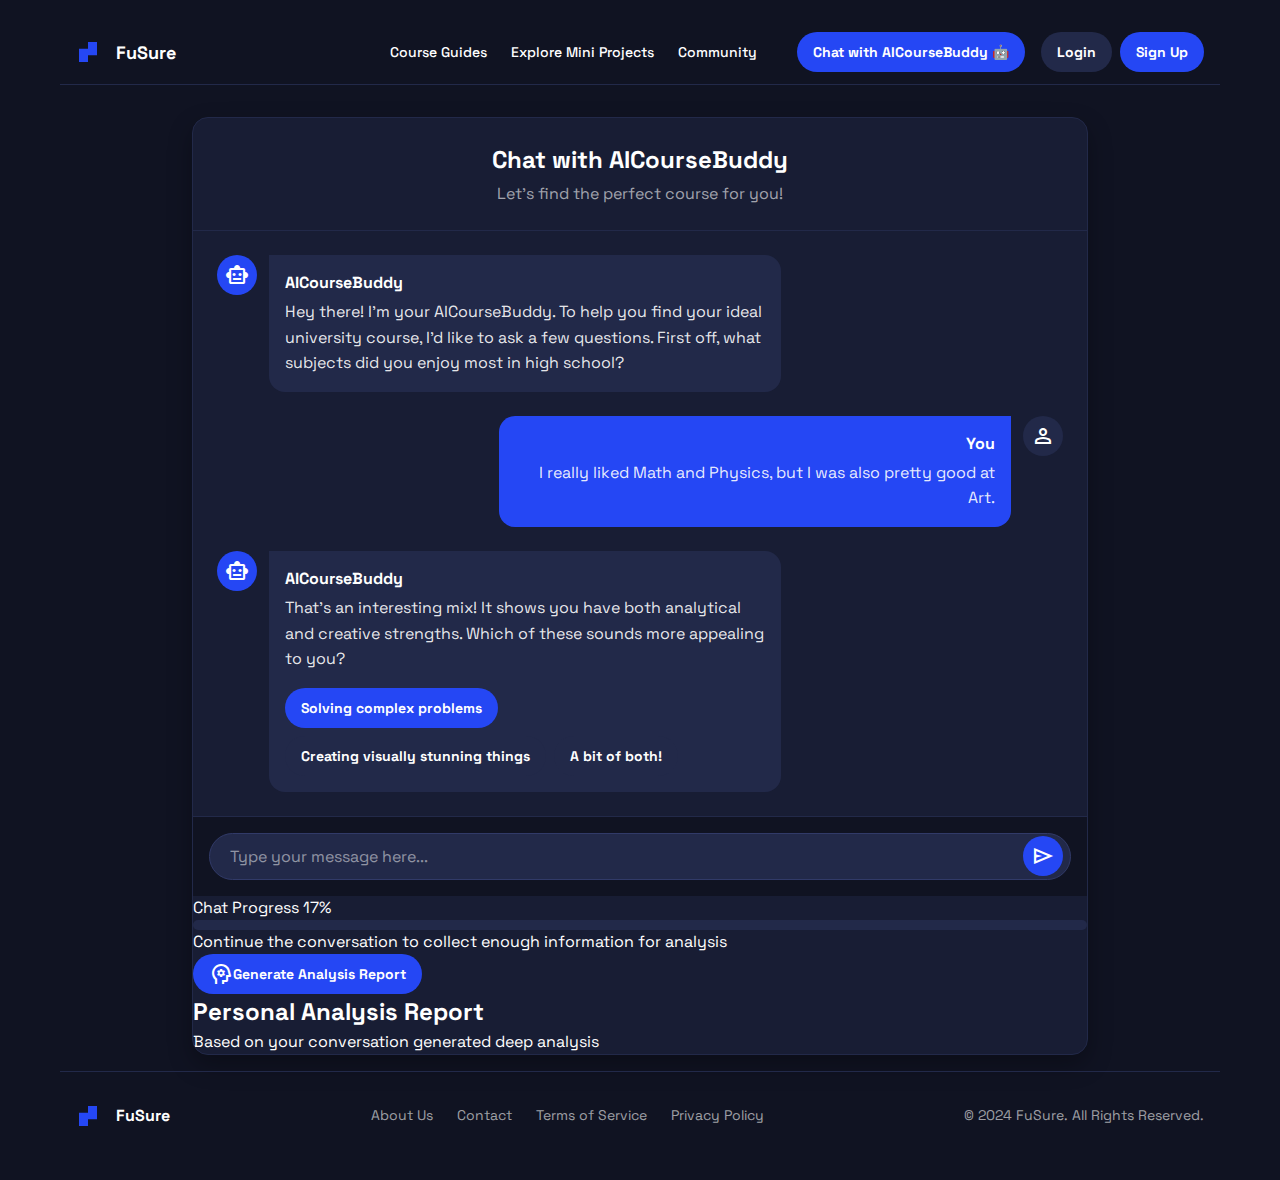
<file: gemini-go-app/Mproject/chatbot.html>
<!--another version of AI chatbox-->
<!DOCTYPE html>
<html lang="en">
<head>
    <meta charset="UTF-8">
    <meta name="viewport" content="width=device-width, initial-scale=1.0">
    <title>Chat with AICourseBuddy - FuSure</title>
    
    <link rel="preconnect" href="https://fonts.googleapis.com">
    <link rel="preconnect" href="https://fonts.gstatic.com" crossorigin>
    <link href="https://fonts.googleapis.com/css2?family=Space+Grotesk:wght@300..700&display=swap" rel="stylesheet">
    <link href="https://fonts.googleapis.com/css2?family=Material+Symbols+Outlined:opsz,wght,FILL,GRAD@20..48,100..700,0..1,-50..200" rel="stylesheet">
    
    <link rel="stylesheet" href="style.css">
</head>
<body>

<div class="main-wrapper">
    <div class="layout-container">
        
        <header class="navbar">
            <div class="nav-brand">
                <div class="logo-icon">
                    <svg fill="currentColor" viewBox="0 0 48 48" img="./media/favicon.svg">
                        <path clip-rule="evenodd" d="M24 4H42V17.3333V30.6667H24V44H6V30.6667V17.3333H24V4Z" fill="currentColor" fill-rule="evenodd"></path>
                    </svg>
                </div>
                <h2>FuSure</h2>
            </div>

            <div class="nav-content">
                <nav class="nav-links">
                    <a href="courseChoice.html">Course Guides</a>
                    <a href="projects.html">Explore Mini Projects</a>
                    <a href="community.html">Community</a>
                </nav>
                
                <div class="nav-actions">
                    <a href="#" class="btn btn-primary icon-btn">
                        <span>Chat with AICourseBuddy 🤖</span>
                    </a>
                    <div class="auth-buttons">
                        <button class="btn btn-secondary">Login</button>
                        <button class="btn btn-primary">Sign Up</button>
                    </div>
                </div>
            </div>

            <button class="mobile-menu-btn">
                <span class="material-symbols-outlined">menu</span>
            </button>
        </header>

        <main class="chat-layout">
            <div class="chat-card">
                
                <div class="chat-header">
                    <h1>Chat with AICourseBuddy</h1>
                    <p>Let's find the perfect course for you!</p>
                </div>

                <div class="chat-messages">
                    
                    <div class="message-row bot-row">
                        <div class="avatar bot-avatar">
                            <span class="material-symbols-outlined">smart_toy</span>
                        </div>
                        <div class="message-bubble bot-bubble">
                            <p class="msg-sender">AICourseBuddy</p>
                            <p class="msg-text">Hey there! I'm your AICourseBuddy. To help you find your ideal university course, I'd like to ask a few questions. First off, what subjects did you enjoy most in high school?</p>
                        </div>
                    </div>

                    <div class="message-row user-row">
                        <div class="message-bubble user-bubble">
                            <p class="msg-sender">You</p>
                            <p class="msg-text">I really liked Math and Physics, but I was also pretty good at Art.</p>
                        </div>
                        <div class="avatar user-avatar">
                            <span class="material-symbols-outlined">person</span>
                        </div>
                    </div>

                    <div class="message-row bot-row">
                        <div class="avatar bot-avatar">
                            <span class="material-symbols-outlined">smart_toy</span>
                        </div>
                        <div class="message-bubble bot-bubble">
                            <p class="msg-sender">AICourseBuddy</p>
                            <p class="msg-text">That's an interesting mix! It shows you have both analytical and creative strengths. Which of these sounds more appealing to you?</p>
                            
                            <div class="option-buttons">
                                <button class="btn btn-primary btn-sm">Solving complex problems</button>
                                <button class="btn btn-secondary btn-sm">Creating visually stunning things</button>
                                <button class="btn btn-secondary btn-sm">A bit of both!</button>
                            </div>
                        </div>
                    </div>

                </div>

                <div class="chat-input-area">
                    <div class="input-wrapper">
                        <input type="text" placeholder="Type your message here...">
                        <button class="send-btn">
                            <span class="material-symbols-outlined">send</span>
                        </button>
                    </div>
                </div>

                <!-- Progress Bar Section -->
                <div class="progress-section">
                    <div class="progress-info">
                        <span class="progress-label">Chat Progress</span>
                        <span class="progress-percentage">0%</span>
                    </div>
                    <div class="progress-track">
                        <div class="progress-fill progress-chat"></div>
                    </div>
                    <p class="progress-hint">Continue the conversation to collect enough information for analysis</p>
                    <button class="btn btn-primary btn-analyze" id="analyze-btn">
                        <span class="material-symbols-outlined">psychology</span>
                        <span>Generate Analysis Report</span>
                    </button>
                </div>

                <!-- Analysis Report Section -->
                <div class="analysis-report" id="analysis-report">
                    <div class="report-header">
                        <h2>Personal Analysis Report</h2>
                        <p>Based on your conversation generated deep analysis</p>
                    </div>
                    <div class="report-content" id="report-content">
                        <!-- Report will be generated here -->
                    </div>
                </div>

            </div>
        </main>

        <footer class="main-footer">
            <div class="footer-content">
                <div class="nav-brand">
                    <div class="logo-icon">
                        <svg fill="currentColor" viewBox="0 0 48 48" xmlns="http://www.w3.org/2000/svg">
                            <path clip-rule="evenodd" d="M24 4H42V17.3333V30.6667H24V44H6V30.6667V17.3333H24V4Z" fill="currentColor" fill-rule="evenodd"></path>
                        </svg>
                    </div>
                    <span class="brand-name">FuSure</span>
                </div>
                <div class="footer-links">
                    <a href="#">About Us</a>
                    <a href="#">Contact</a>
                    <a href="#">Terms of Service</a>
                    <a href="#">Privacy Policy</a>
                </div>
                <p class="copyright">© 2024 FuSure. All Rights Reserved.</p>
            </div>
        </footer>

    </div>
</div>
<script src="chatbot.js"></script> </body>
</body>
</html>
</file>
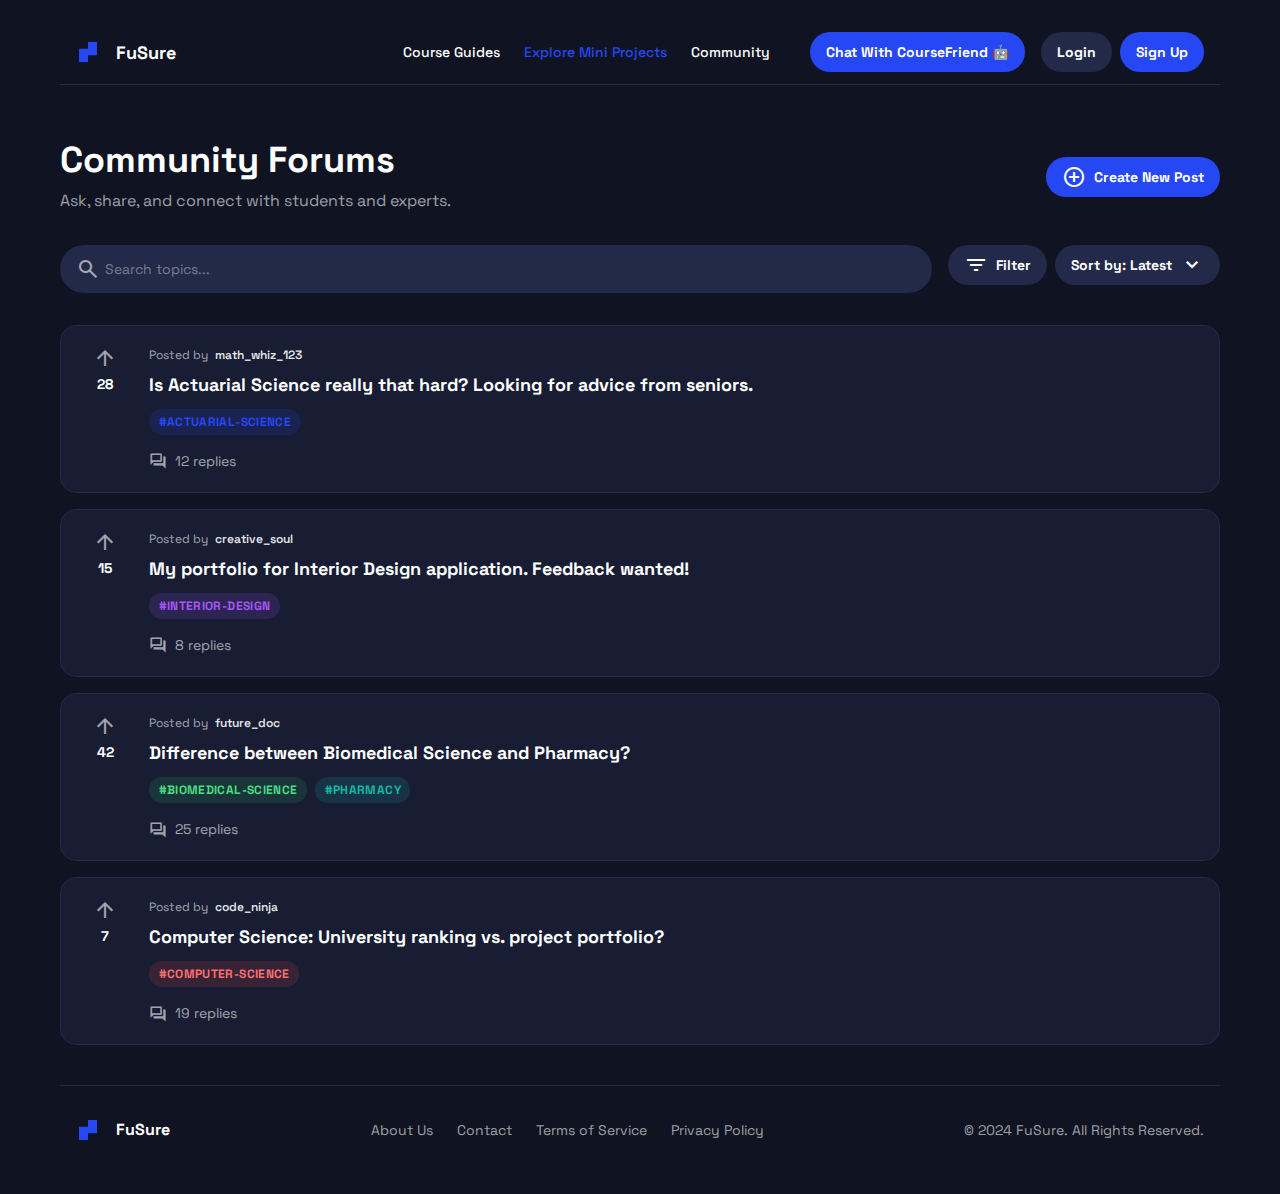
<file: gemini-go-app/Mproject/community.html>
<!--done-->
<!DOCTYPE html>
<html lang="en">
<head>
    <meta charset="UTF-8">
    <meta name="viewport" content="width=device-width, initial-scale=1.0">
    <title>FuSure - Community Forums</title>
    
    <link rel="preconnect" href="https://fonts.googleapis.com">
    <link rel="preconnect" href="https://fonts.gstatic.com" crossorigin>
    <link href="https://fonts.googleapis.com/css2?family=Space+Grotesk:wght@300..700&display=swap" rel="stylesheet">
    <link href="https://fonts.googleapis.com/css2?family=Material+Symbols+Outlined:opsz,wght,FILL,GRAD@20..48,100..700,0..1,-50..200" rel="stylesheet">
    
    <link rel="stylesheet" href="style.css">
</head>
<body>

<div class="main-wrapper">
    <div class="layout-container">
        
        <header class="navbar">
            <div class="nav-brand">
                <div class="logo-icon">
                    <svg fill="currentColor" viewBox="0 0 48 48" xmlns="http://www.w3.org/2000/svg">
                        <path clip-rule="evenodd" d="M24 4H42V17.3333V30.6667H24V44H6V30.6667V17.3333H24V4Z" fill="currentColor" fill-rule="evenodd"></path>
                    </svg>
                </div>
               <a href="newhomePage.html"> <h2>FuSure</h2> </a>
            </div>

            <div class="nav-links-container">
                <nav class="nav-menu">
                    <a href="courseChoice.html">Course Guides</a>
                    <a href="projects.html" class="active-link">Explore Mini Projects</a>
                    <a href="community.html">Community</a>
                </nav>
                <div class="nav-actions">
                    <a href="chatbot.html" class="btn btn-primary icon-btn">
                        <span>Chat With CourseFriend 🤖</span>
                    </a>
                    <div class="auth-buttons">
                        <button class="btn btn-secondary">Login</button>
                        <button class="btn btn-primary">Sign Up</button>
                    </div>
                </div>
            </div> 
            
            <button class="mobile-menu-btn">
                <span class="material-symbols-outlined">menu</span>
            </button>
        </header>

        <main class="forum-page">
            
            <div class="forum-header-section">
                <div class="header-text">
                    <h1>Community Forums</h1>
                    <p>Ask, share, and connect with students and experts.</p>
                </div>
                <button class="btn btn-primary icon-btn">
                    <span class="material-symbols-outlined">add_circle</span>
                    <span>Create New Post</span>
                </button>
            </div>

            <div class="forum-controls">
                <div class="search-container">
                    <span class="material-symbols-outlined search-icon">search</span>
                    <input type="text" placeholder="Search topics..." class="search-input">
                </div>
                <div class="filter-buttons">
                    <button class="btn btn-secondary icon-btn">
                        <span class="material-symbols-outlined">filter_list</span>
                        <span>Filter</span>
                    </button>
                    <button class="btn btn-secondary icon-btn">
                        <span>Sort by: Latest</span>
                        <span class="material-symbols-outlined">expand_more</span>
                    </button>
                </div>
            </div>

            <div class="forum-list">
                
                <div class="forum-card">
                    <div class="vote-column">
                        <button class="vote-btn">
                            <span class="material-symbols-outlined">arrow_upward</span>
                        </button>
                        <span class="vote-count">28</span>
                    </div>
                    <div class="post-content">
                        <div class="post-meta">
                            Posted by <span class="user-link">math_whiz_123</span>
                        </div>
                        <h3 class="post-title">Is Actuarial Science really that hard? Looking for advice from seniors.</h3>
                        <div class="tags-row">
                            <span class="forum-tag tag-blue">#actuarial-science</span>
                        </div>
                        <div class="post-footer">
                            <span class="material-symbols-outlined">forum</span>
                            <span>12 replies</span>
                        </div>
                    </div>
                </div>

                <div class="forum-card">
                    <div class="vote-column">
                        <button class="vote-btn">
                            <span class="material-symbols-outlined">arrow_upward</span>
                        </button>
                        <span class="vote-count">15</span>
                    </div>
                    <div class="post-content">
                        <div class="post-meta">
                            Posted by <span class="user-link">creative_soul</span>
                        </div>
                        <h3 class="post-title">My portfolio for Interior Design application. Feedback wanted!</h3>
                        <div class="tags-row">
                            <span class="forum-tag tag-purple">#interior-design</span>
                        </div>
                        <div class="post-footer">
                            <span class="material-symbols-outlined">forum</span>
                            <span>8 replies</span>
                        </div>
                    </div>
                </div>

                <div class="forum-card">
                    <div class="vote-column">
                        <button class="vote-btn">
                            <span class="material-symbols-outlined">arrow_upward</span>
                        </button>
                        <span class="vote-count">42</span>
                    </div>
                    <div class="post-content">
                        <div class="post-meta">
                            Posted by <span class="user-link">future_doc</span>
                        </div>
                        <h3 class="post-title">Difference between Biomedical Science and Pharmacy?</h3>
                        <div class="tags-row">
                            <span class="forum-tag tag-green">#biomedical-science</span>
                            <span class="forum-tag tag-teal">#pharmacy</span>
                        </div>
                        <div class="post-footer">
                            <span class="material-symbols-outlined">forum</span>
                            <span>25 replies</span>
                        </div>
                    </div>
                </div>

                <div class="forum-card">
                    <div class="vote-column">
                        <button class="vote-btn">
                            <span class="material-symbols-outlined">arrow_upward</span>
                        </button>
                        <span class="vote-count">7</span>
                    </div>
                    <div class="post-content">
                        <div class="post-meta">
                            Posted by <span class="user-link">code_ninja</span>
                        </div>
                        <h3 class="post-title">Computer Science: University ranking vs. project portfolio?</h3>
                        <div class="tags-row">
                            <span class="forum-tag tag-red">#computer-science</span>
                        </div>
                        <div class="post-footer">
                            <span class="material-symbols-outlined">forum</span>
                            <span>19 replies</span>
                        </div>
                    </div>
                </div>

            </div>

        </main>

        <footer class="main-footer">
            <div class="footer-content">
                <div class="nav-brand">
                    <div class="logo-icon">
                        <svg fill="currentColor" viewBox="0 0 48 48" xmlns="http://www.w3.org/2000/svg">
                            <path clip-rule="evenodd" d="M24 4H42V17.3333V30.6667H24V44H6V30.6667V17.3333H24V4Z" fill="currentColor" fill-rule="evenodd"></path>
                        </svg>
                    </div>
                    <span class="brand-name">FuSure</span>
                </div>
                <div class="footer-links">
                    <a href="#">About Us</a>
                    <a href="#">Contact</a>
                    <a href="#">Terms of Service</a>
                    <a href="#">Privacy Policy</a>
                </div>
                <p class="copyright">© 2024 FuSure. All Rights Reserved.</p>
            </div>
        </footer>

    </div>
</div>

</body>
</html>
</file>
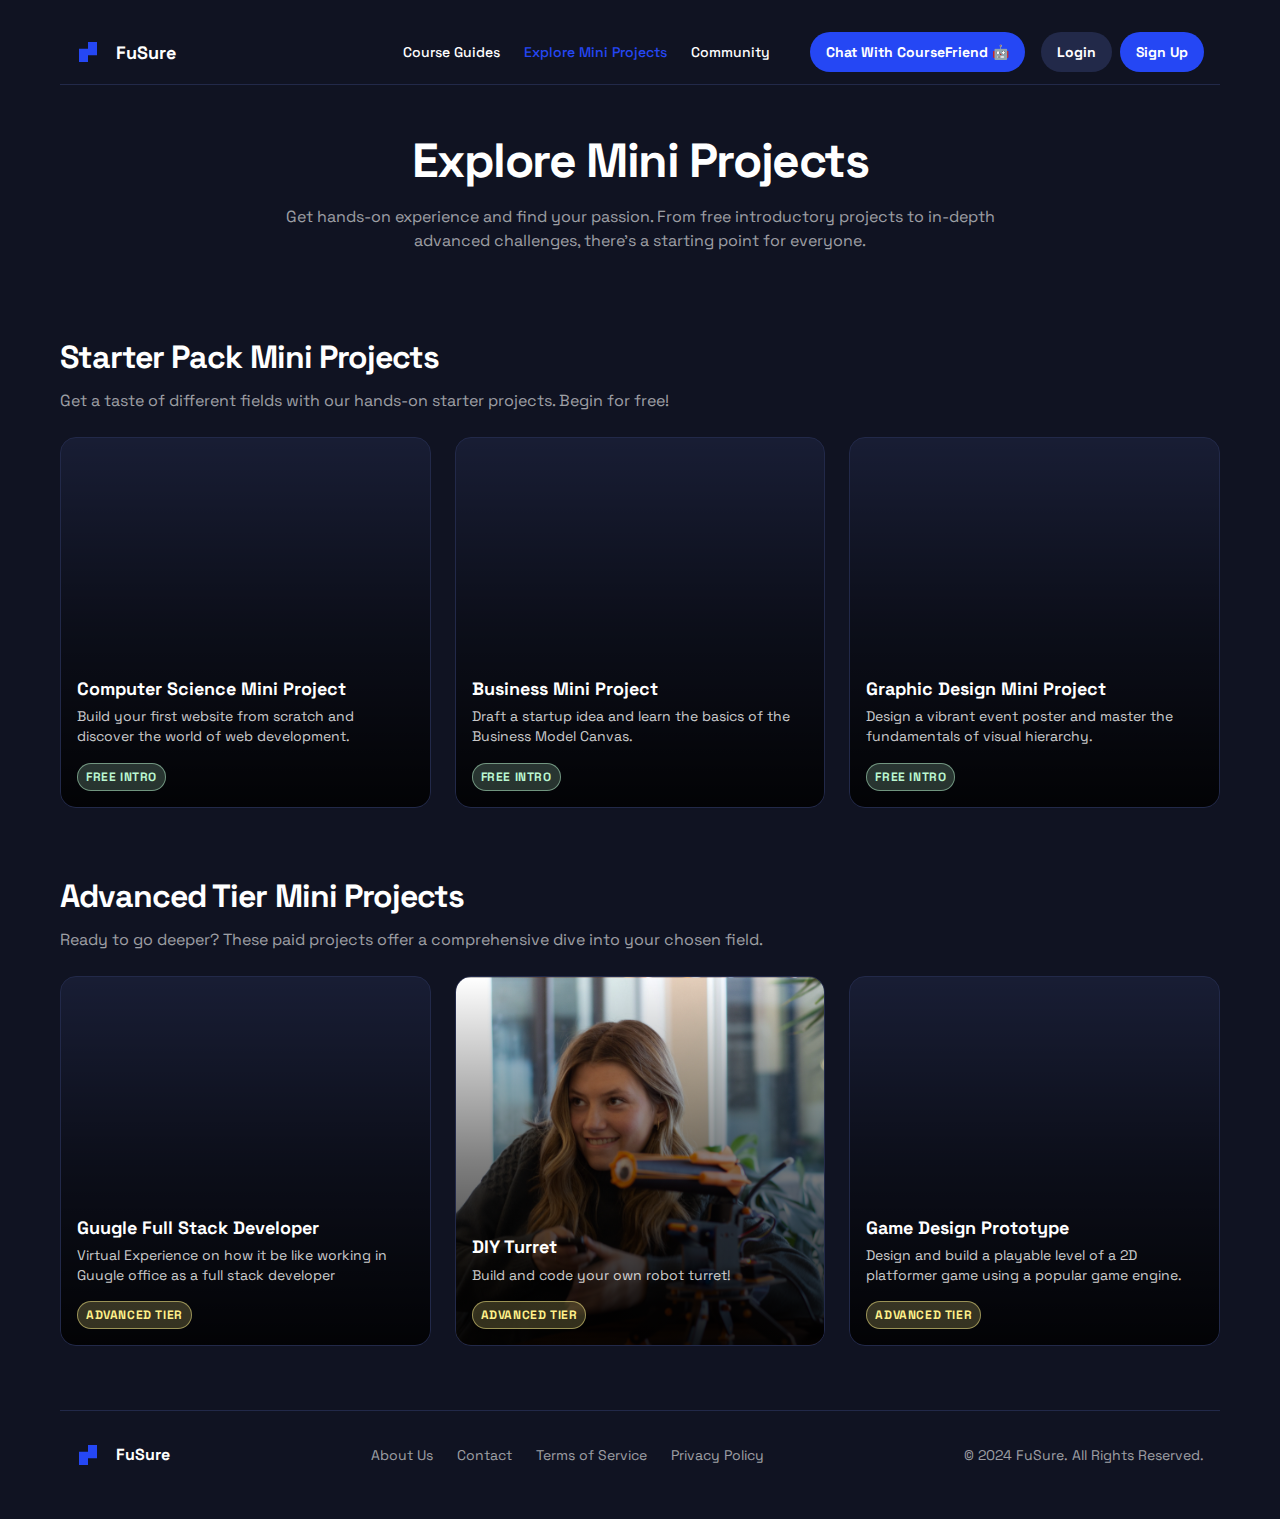
<file: gemini-go-app/Mproject/projects.html>
<!--done-->
<!DOCTYPE html>
<html lang="en">
<head>
    <meta charset="UTF-8">
    <meta name="viewport" content="width=device-width, initial-scale=1.0">
    <title>Explore Mini Projects - FuSure</title>
    
    <link rel="preconnect" href="https://fonts.googleapis.com">
    <link rel="preconnect" href="https://fonts.gstatic.com" crossorigin>
    <link href="https://fonts.googleapis.com/css2?family=Space+Grotesk:wght@300..700&display=swap" rel="stylesheet">
    <link href="https://fonts.googleapis.com/css2?family=Material+Symbols+Outlined:opsz,wght,FILL,GRAD@20..48,100..700,0..1,-50..200" rel="stylesheet">
    
    <link rel="stylesheet" href="style.css">
</head>
<body>

<div class="main-wrapper">
    <div class="layout-container">
        
        <header class="navbar">
            <div class="nav-brand">
                <div class="logo-icon">
                    <svg fill="currentColor" viewBox="0 0 48 48" xmlns="http://www.w3.org/2000/svg">
                        <path clip-rule="evenodd" d="M24 4H42V17.3333V30.6667H24V44H6V30.6667V17.3333H24V4Z" fill="currentColor" fill-rule="evenodd"></path>
                    </svg>
                </div>
                <a href="index.html"> <h2>FuSure</h2> </a>
            </div>

        <div class="nav-links-container">
                <nav class="nav-menu">
                    <a href="courseChoice.html">Course Guides</a>
                    <a href="projects.html" class="active-link">Explore Mini Projects</a>
                    <a href="community.html">Community</a>
                </nav>
                <div class="nav-actions">
                    <a href="chatbot.html" class="btn btn-primary icon-btn">
                        <span>Chat With CourseFriend 🤖</span>
                    </a>
                    <div class="auth-buttons">
                        <button class="btn btn-secondary">Login</button>
                        <button class="btn btn-primary">Sign Up</button>
                    </div>
                </div>
            </div> 

            
            
            <button class="mobile-menu-btn">
                <span class="material-symbols-outlined">menu</span>
            </button>
        </header>

        <main class="content-area">
            
            <div class="page-hero">
                <h1>Explore Mini Projects</h1>
                <p>Get hands-on experience and find your passion. From free introductory projects to in-depth advanced challenges, there's a starting point for everyone.</p>
            </div>

            <div class="project-section">
                <div class="section-header">
                    <h2>Starter Pack Mini Projects</h2>
                    <p>Get a taste of different fields with our hands-on starter projects. Begin for free!</p>
                </div>

                <div class="projects-grid">
                    <div class="project-card">
                        <div class="card-bg" style="background-image: url('https://images.unsplash.com/photo-1517694712202-14dd9538aa97?q=80&w=1000&auto=format&fit=crop');"></div>
                        <div class="card-overlay"></div>
                        <div class="card-content">
                            <h3>Computer Science Mini Project</h3>
                            <p>Build your first website from scratch and discover the world of web development.</p>
                            <div class="badge-container">
                                <span class="badge badge-free">Free Intro</span>
                            </div>
                        </div>
                    </div>

                    <div class="project-card">
                        <div class="card-bg" style="background-image: url('https://images.unsplash.com/photo-1460925895917-afdab827c52f?q=80&w=1000&auto=format&fit=crop');"></div>
                        <div class="card-overlay"></div>
                        <div class="card-content">
                            <h3>Business Mini Project</h3>
                            <p>Draft a startup idea and learn the basics of the Business Model Canvas.</p>
                            <div class="badge-container">
                                <span class="badge badge-free">Free Intro</span>
                            </div>
                        </div>
                    </div>

                    <div class="project-card">
                        <div class="card-bg" style="background-image: url('https://images.unsplash.com/photo-1626785774573-4b799314348d?q=80&w=1000&auto=format&fit=crop');"></div>
                        <div class="card-overlay"></div>
                        <div class="card-content">
                            <h3>Graphic Design Mini Project</h3>
                            <p>Design a vibrant event poster and master the fundamentals of visual hierarchy.</p>
                            <div class="badge-container">
                                <span class="badge badge-free">Free Intro</span>
                            </div>
                        </div>
                    </div>
                </div>
            </div>

            <div class="project-section">
                <div class="section-header">
                    <h2>Advanced Tier Mini Projects</h2>
                    <p>Ready to go deeper? These paid projects offer a comprehensive dive into your chosen field.</p>
                </div>

                <div class="projects-grid">
                    <a href="miniProject1.html" target="_blank" rel="Google office"  class="project-card-link">
                        <div class="project-card">
                            <div class="card-bg" style="background-image: url('https://images.unsplash.com/photo-1555099962-4199c345e5dd?q=80&w=1000&auto=format&fit=crop');"></div>
                            <div class="card-overlay"></div>
                            <div class="card-content">
                                <h3>Guugle Full Stack Developer</h3>
                                <p>Virtual Experience on how it be like working in Guugle office as a full stack developer</p>
                                <div class="badge-container">
                                    <span class="badge badge-advanced">Advanced Tier</span>
                                </div>
                            </div>
                        </div>
                    </a>

                    <div class="project-card">
                        <div class="card-bg" style="background-image: url('Image/diyturret.webp');"></div>
                        <div class="card-overlay"></div>
                        <div class="card-content">
                            <h3>DIY Turret</h3>
                            <p>Build and code your own robot turret!</p>
                            <div class="badge-container">
                                <span class="badge badge-advanced">Advanced Tier</span>
                            </div>
                        </div>
                    </div>

                    <div class="project-card">
                        <div class="card-bg" style="background-image: url('https://images.unsplash.com/photo-1556438050-bf3943752e86?q=80&w=1000&auto=format&fit=crop');"></div>
                        <div class="card-overlay"></div>
                        <div class="card-content">
                            <h3>Game Design Prototype</h3>
                            <p>Design and build a playable level of a 2D platformer game using a popular game engine.</p>
                            <div class="badge-container">
                                <span class="badge badge-advanced">Advanced Tier</span>
                            </div>
                        </div>
                    </div>
                </div>
            </div>

        </main>

        <footer class="main-footer">
            <div class="footer-content">
                <div class="nav-brand">
                    <div class="logo-icon">
                        <svg fill="currentColor" viewBox="0 0 48 48" xmlns="http://www.w3.org/2000/svg">
                            <path clip-rule="evenodd" d="M24 4H42V17.3333V30.6667H24V44H6V30.6667V17.3333H24V4Z" fill="currentColor" fill-rule="evenodd"></path>
                        </svg>
                    </div>
                    <span class="brand-name">FuSure</span>
                </div>
                <div class="footer-links">
                    <a href="#">About Us</a>
                    <a href="#">Contact</a>
                    <a href="#">Terms of Service</a>
                    <a href="#">Privacy Policy</a>
                </div>
                <p class="copyright">© 2024 FuSure. All Rights Reserved.</p>
            </div>
        </footer>

    </div>
</div>

<script src="dropdown.js"></script>


</body>
</html>
</file>
<file: gemini-go-app/Mproject/style.css>
/* =========================================
   1. GLOBAL VARIABLES & RESET
   ========================================= */
:root {
    /* --- Core Colors --- */
    --primary: #2547f4;
    --bg-dark: #101322;
    --bg-card: #181d34;
    --border-color: #222949;
    
    /* --- Text Colors --- */
    --text-white: #ffffff;
    --text-muted: rgba(255, 255, 255, 0.6);
    
    /* --- UI Elements --- */
    --bg-secondary-btn: #222949;
    --bg-bubble-bot: #222949; 
    --bg-bubble-hover: #313a68;
    
    /* --- Page Specific: Analysis Results --- */
    --purple: #a855f7;
    --teal: #14b8a6;

    /* --- Page Specific: Project Badges --- */
    --badge-green-bg: rgba(187, 247, 208, 0.2);
    --badge-green-text: #bbf7d0;
    --badge-yellow-bg: rgba(254, 240, 138, 0.2);
    --badge-yellow-text: #fef08a;
    
    /* --- Typography --- */
    --font-main: "Space Grotesk", sans-serif;
}

/* --- Standard Reset --- */
* {
    box-sizing: border-box;
    margin: 0;
    padding: 0;
}

body {
    background-color: var(--bg-dark);
    color: var(--text-white);
    font-family: var(--font-main);
    line-height: 1.5;
}

a {
    text-decoration: none;
    color: inherit;
    transition: color 0.2s;
}

button {
    font-family: inherit;
    border: none;
    cursor: pointer;
    outline: none;
}

input {
    font-family: inherit;
    outline: none;
}

/* Material Symbols Tweak */
.material-symbols-outlined {
    font-variation-settings: 'FILL' 0, 'wght' 400, 'GRAD' 0, 'opsz' 24;
    vertical-align: middle;
}

/* --- Layout Wrappers --- */
.main-wrapper {
    min-height: 100vh;
    display: flex;
    flex-direction: column;
    overflow-x: hidden;
}

.layout-container {
    width: 100%;
    max-width: 1200px;
    margin: 0 auto;
    padding: 1.25rem;
    display: flex;
    flex-direction: column;
    flex: 1;
}

/* =========================================
   2. SHARED COMPONENTS (NAVBAR, FOOTER, BUTTONS)
   ========================================= */

/* --- NAVBAR --- */
.navbar {
    display: flex;
    align-items: center;
    justify-content: space-between;
    padding: 0.75rem 1rem;
    border-bottom: 1px solid var(--border-color);
    margin-bottom: 1rem;
}

.nav-brand {
    display: flex;
    align-items: center;
    gap: 1rem;
}

.logo-icon {
    width: 24px;
    height: 24px;
    color: var(--primary);
}

.nav-brand h2 {
    font-size: 1.125rem;
    font-weight: 700;
}

/* Desktop Nav Container */
/* Note: Supports both class names used in different HTML files */
.nav-links-container, .nav-content {
    display: none; 
    align-items: center;
    gap: 1rem;
}

@media (min-width: 1024px) {
    .nav-links-container, .nav-content {
        display: flex;
        flex: 1;
        justify-content: flex-end;
    }
}

.nav-menu, .nav-links {
    display: flex;
    align-items: center;
    gap: 1.5rem;
    margin-right: 1.5rem;
}

.nav-menu a, .nav-links a {
    font-size: 0.875rem;
    font-weight: 500;
}

.nav-menu a:hover, .nav-links a:hover, .footer-links a:hover, .active-link {
    color: var(--primary);
}

.nav-actions {
    display: flex;
    align-items: center;
    gap: 1rem;
}

.auth-buttons {
    display: flex;
    gap: 0.5rem;
}

.mobile-menu-btn {
    display: block;
    background: var(--bg-secondary-btn);
    color: white;
    padding: 0.5rem;
    border-radius: 999px;
}

@media (min-width: 1024px) {
    .mobile-menu-btn { display: none; }
}

/* --- BUTTONS --- */
.btn {
    display: inline-flex;
    align-items: center;
    justify-content: center;
    height: 2.5rem;
    padding: 0 1rem;
    border-radius: 999px;
    font-size: 0.875rem;
    font-weight: 700;
    transition: opacity 0.2s, background-color 0.2s;
    white-space: nowrap;
}

.btn:hover { opacity: 0.9; }

.btn-primary {
    background-color: var(--primary);
    color: white;
}

.btn-secondary {
    background-color: var(--bg-secondary-btn);
    color: white;
}

.btn-secondary:hover {
    background-color: var(--bg-bubble-hover);
}

.btn-large {
    height: 3rem;
    padding: 0 1.5rem;
    gap: 0.5rem;
}

.btn-sm {
    height: 2.5rem;
    font-size: 0.875rem;
}

.icon-btn { gap: 0.5rem; }

/* --- FOOTER --- */
.main-footer {
    margin-top: auto; 
    padding-top: 2.5rem;
    border-top: 1px solid var(--border-color);
    padding: 2rem 1rem;
    font-size: 0.875rem;
    color: var(--text-muted);
}

.footer-content {
    display: flex;
    flex-direction: column;
    align-items: center;
    gap: 1.5rem;
}

@media (min-width: 768px) {
    .footer-content {
        flex-direction: row;
        justify-content: space-between;
    }
}

.footer-links {
    display: flex;
    flex-wrap: wrap;
    justify-content: center;
    gap: 1.5rem;
}

.brand-name {
    font-weight: 700;
    font-size: 1rem;
    color: var(--text-white);
}

/* =========================================
   3. PAGE: AI ANALYSIS RESULTS
   ========================================= */
.page-header {
    text-align: center;
    margin-bottom: 2.5rem;
    margin-top: 1rem;
}

.page-header h1 {
    font-size: 2.25rem;
    font-weight: 700;
    letter-spacing: -0.02em;
}

.page-header p {
    color: rgba(255, 255, 255, 0.8);
    margin-top: 0.5rem;
    max-width: 42rem;
    margin-left: auto;
    margin-right: auto;
}

/* Grid System (Results Page) */
.grid-layout {
    display: grid;
    grid-template-columns: 1fr;
    gap: 2rem;
}

@media (min-width: 768px) {
    .grid-layout { grid-template-columns: 1fr 1fr; }
}

.column {
    display: flex;
    flex-direction: column;
    gap: 2rem;
}

/* Standard Card (No Image) */
.card {
    background-color: var(--bg-card);
    border: 1px solid var(--border-color);
    border-radius: 1rem;
    padding: 1.5rem;
}

.card-title {
    font-size: 1.25rem;
    font-weight: 700;
    display: flex;
    align-items: center;
    gap: 0.5rem;
    margin-bottom: 0.5rem;
}

.text-primary { color: var(--primary); }

.card-subtitle {
    color: var(--text-muted);
    margin-bottom: 1rem;
    font-size: 1rem;
}

/* Analysis Lists & Skills */
.list-items { display: flex; flex-direction: column; gap: 0.75rem; }

.list-item { display: flex; align-items: center; gap: 0.75rem; }

.icon-circle {
    width: 2.5rem;
    height: 2.5rem;
    background-color: rgba(37, 71, 244, 0.2);
    color: var(--primary);
    border-radius: 50%;
    display: flex;
    align-items: center;
    justify-content: center;
    flex-shrink: 0;
}

.list-item h3 { font-size: 1rem; font-weight: 600; }
.sub-text { font-size: 0.875rem; color: var(--text-muted); }

.skills-container { display: flex; flex-direction: column; gap: 1rem; }
.skill-label { display: flex; justify-content: space-between; margin-bottom: 0.25rem; font-size: 0.875rem; font-weight: 500; }
.percentage { color: var(--text-muted); }

.progress-track {
    width: 100%;
    background-color: var(--border-color);
    height: 0.625rem;
    border-radius: 999px;
    overflow: hidden;
}

.progress-fill { height: 100%; border-radius: 999px; }
.color-blue { background-color: var(--primary); }
.color-purple { background-color: var(--purple); }
.color-teal { background-color: var(--teal); }

.recommendations-list { display: flex; flex-direction: column; gap: 1rem; }

.rec-item {
    background-color: var(--border-color);
    padding: 1rem;
    border-radius: 0.5rem;
    display: flex;
    justify-content: space-between;
    align-items: center;
}

.arrow-btn {
    width: 2.25rem;
    height: 2.25rem;
    background-color: var(--primary);
    color: white;
    border-radius: 50%;
    display: flex;
    align-items: center;
    justify-content: center;
    flex-shrink: 0;
}
.arrow-btn:hover { opacity: 0.9; }

.tags-container { display: flex; flex-wrap: wrap; gap: 0.5rem; }
.tag {
    background-color: var(--border-color);
    color: rgba(255, 255, 255, 0.9);
    font-size: 0.875rem;
    font-weight: 500;
    padding: 0.375rem 0.75rem;
    border-radius: 999px;
}

.cta-container { margin-top: 3rem; text-align: center; margin-bottom: 2rem; }

/* =========================================
   4. PAGE: CHAT INTERFACE
   ========================================= */
.chat-layout {
    padding: 1rem 0;
    display: flex;
    justify-content: center;
    flex: 1;
}

.chat-card {
    width: 100%;
    max-width: 56rem;
    background-color: var(--bg-card);
    border: 1px solid var(--border-color);
    border-radius: 1rem;
    display: flex;
    flex-direction: column;
    overflow: hidden;
    box-shadow: 0 10px 25px rgba(0,0,0,0.3);
}

.chat-header {
    padding: 1.5rem;
    text-align: center;
    border-bottom: 1px solid var(--border-color);
}

.chat-header h1 { font-size: 1.5rem; font-weight: 700; }
.chat-header p { color: var(--text-muted); margin-top: 0.25rem; }

.chat-messages {
    flex: 1;
    padding: 1.5rem;
    display: flex;
    flex-direction: column;
    gap: 1.5rem;
    overflow-y: auto;
    min-height: 300px;
}

.message-row { display: flex; gap: 0.75rem; max-width: 100%; }
.bot-row { align-items: flex-start; }
.user-row { justify-content: flex-end; }

.avatar {
    width: 2.5rem;
    height: 2.5rem;
    border-radius: 50%;
    display: flex;
    align-items: center;
    justify-content: center;
    flex-shrink: 0;
}
.bot-avatar { background-color: var(--primary); }
.user-avatar { background-color: var(--bg-bubble-bot); }
.avatar span { font-size: 1.5rem; }

.message-bubble { padding: 1rem; max-width: 32rem; color: white; }
.bot-bubble { background-color: var(--bg-bubble-bot); border-radius: 0 1rem 1rem 1rem; }
.user-bubble { background-color: var(--primary); border-radius: 1rem 0 1rem 1rem; text-align: right; }

.msg-sender { font-weight: 700; font-size: 1rem; margin-bottom: 0.25rem; }
.msg-text { font-size: 1rem; line-height: 1.6; color: rgba(255,255,255, 0.9); }

.option-buttons { margin-top: 1rem; display: flex; flex-wrap: wrap; gap: 0.5rem; }

.chat-input-area { padding: 1rem; background-color: var(--bg-dark); border-top: 1px solid var(--border-color); }

.input-wrapper { position: relative; width: 100%; }
.input-wrapper input {
    width: 100%;
    background-color: var(--bg-bubble-bot);
    border: 1px solid var(--bg-bubble-hover);
    color: white;
    padding: 0.75rem 1.25rem;
    padding-right: 3.5rem;
    border-radius: 999px;
    font-size: 1rem;
    transition: border-color 0.2s;
}
.input-wrapper input:focus { border-color: var(--primary); }
.input-wrapper input::placeholder { color: rgba(255,255,255,0.5); }

.send-btn {
    position: absolute;
    right: 0.5rem;
    top: 50%;
    transform: translateY(-50%);
    width: 2.5rem;
    height: 2.5rem;
    border-radius: 50%;
    background-color: var(--primary);
    color: white;
    display: flex;
    align-items: center;
    justify-content: center;
    transition: opacity 0.2s;
}
.send-btn:hover { opacity: 0.9; }

/* =========================================
   5. PAGE: EXPLORE MINI PROJECTS
   ========================================= */

/* Hero Section */
.page-hero {
    text-align: center;
    margin-bottom: 3.5rem;
    padding: 1.5rem 1rem;
}

.page-hero h1 {
    font-size: 2.25rem;
    font-weight: 900;
    margin-bottom: 0.5rem;
    letter-spacing: -0.03em;
}

@media (min-width: 640px) { .page-hero h1 { font-size: 3rem; } }

.page-hero p {
    color: var(--text-muted);
    max-width: 48rem;
    margin: 0 auto;
    font-size: 1rem;
}

/* Section Headers */
.project-section {
    display: flex;
    flex-direction: column;
    gap: 1.5rem;
    margin-bottom: 4rem;
}

.section-header h2 {
    font-size: 2rem;
    font-weight: 700;
    margin-bottom: 0.5rem;
    letter-spacing: -0.03em;
}

.section-header p { color: var(--text-muted); max-width: 45rem; }

/* Project Grid */
.projects-grid {
    display: grid;
    grid-template-columns: 1fr;
    gap: 1.5rem;
}
@media (min-width: 640px) { .projects-grid { grid-template-columns: 1fr 1fr; } }
@media (min-width: 1024px) { .projects-grid { grid-template-columns: 1fr 1fr 1fr; } }

/* Project Card (With Image Backgrounds) */
.project-card {
    position: relative;
    background-color: var(--bg-card);
    border: 1px solid var(--border-color);
    border-radius: 1rem;
    aspect-ratio: 1 / 1;
    display: flex;
    flex-direction: column;
    justify-content: flex-end;
    overflow: hidden;
    padding: 1rem;
}

.card-bg {
    position: absolute;
    inset: 0;
    background-size: cover;
    background-position: center;
    transition: transform 0.3s ease;
    z-index: 0;
}

.project-card:hover .card-bg { transform: scale(1.1); }

.card-overlay {
    position: absolute;
    inset: 0;
    background: linear-gradient(to top, rgba(0,0,0,0.9), rgba(0,0,0,0.5), transparent);
    z-index: 1;
}

.card-content {
    position: relative;
    z-index: 10;
    display: flex;
    flex-direction: column;
    gap: 0.5rem;
}

.card-content h3 { font-size: 1.125rem; font-weight: 700; line-height: 1.2; }
.card-content p { font-size: 0.875rem; color: rgba(255, 255, 255, 0.8); line-height: 1.4; margin-bottom: 0.5rem; }

/* Badges */
.badge-container { display: flex; }

.badge {
    font-size: 0.75rem;
    font-weight: 700;
    text-transform: uppercase;
    letter-spacing: 0.05em;
    padding: 0.25rem 0.5rem;
    border-radius: 999px;
    border: 1px solid transparent;
}

.badge-free {
    background-color: var(--badge-green-bg);
    color: var(--badge-green-text);
    border-color: rgba(187, 247, 208, 0.5);
}

.badge-advanced {
    background-color: var(--badge-yellow-bg);
    color: var(--badge-yellow-text);
    border-color: rgba(254, 240, 138, 0.5);
}
/* =========================================
   6. PAGE: PRODUCT DETAILS (DIY TURRET)
   ========================================= */

.product-page {
    padding: 2.5rem 0;
}

.product-grid {
    display: grid;
    grid-template-columns: 1fr;
    gap: 2.5rem;
    align-items: start;
}

@media (min-width: 1024px) {
    .product-grid {
        grid-template-columns: 1fr 1fr;
        gap: 3.5rem;
    }
}

/* --- Left: Media --- */
.product-media {
    display: flex;
    flex-direction: column;
}

.media-container {
    position: relative;
    width: 100%;
    aspect-ratio: 16 / 9; /* Widescreen video format */
    background-color: var(--bg-card);
    border: 1px solid var(--border-color);
    border-radius: 1rem;
    overflow: hidden;
    display: flex;
    align-items: center;
    justify-content: center;
}

.media-container img {
    width: 100%;
    height: 100%;
    object-fit: cover;
    opacity: 0.6; /* Slight dim to make text pop if overlayed */
}

/* Generic icon overlay just to match the empty state in design */
.overlay-icon {
    position: absolute;
    color: rgba(255, 255, 255, 0.2);
}
.overlay-icon span { font-size: 4rem; }

/* --- Right: Details --- */
.product-details {
    display: flex;
    flex-direction: column;
    gap: 1.5rem;
}

.details-header {
    display: flex;
    flex-direction: column;
    gap: 1rem;
}

/* The Yellow "Advanced Tier" Badge */
.tier-badge {
    align-self: flex-start;
    font-size: 0.75rem;
    font-weight: 700;
    text-transform: uppercase;
    letter-spacing: 0.05em;
    padding: 0.25rem 0.75rem;
    border-radius: 999px;
    
    /* Yellow styling based on your design */
    background-color: rgba(254, 240, 138, 0.2);
    color: #fef08a;
    border: 1px solid rgba(254, 240, 138, 0.5);
}

.details-header h1 {
    font-size: 2.5rem;
    font-weight: 900;
    line-height: 1.1;
    letter-spacing: -0.03em;
}

@media (min-width: 640px) {
    .details-header h1 { font-size: 3rem; }
}

.description {
    font-size: 1rem;
    color: rgba(255, 255, 255, 0.8);
    line-height: 1.6;
}

/* Skills Section */
.skills-section {
    border-top: 1px solid var(--border-color);
    border-bottom: 1px solid var(--border-color);
    padding: 1.5rem 0;
    display: flex;
    flex-direction: column;
    gap: 1rem;
}

.skills-section h3 {
    font-size: 1.125rem;
    font-weight: 700;
}

.skills-list {
    display: flex;
    flex-wrap: wrap;
    gap: 0.5rem;
}

.skill-pill {
    background-color: var(--bg-secondary-btn); /* Dark blue/grey */
    color: rgba(255, 255, 255, 0.9);
    font-size: 0.875rem;
    font-weight: 500;
    padding: 0.375rem 0.875rem;
    border-radius: 999px;
}

/* Price & Button Row */
.purchase-row {
    display: flex;
    flex-direction: column;
    gap: 1.5rem;
    align-items: flex-start;
    padding-top: 0.5rem;
}

@media (min-width: 640px) {
    .purchase-row {
        flex-direction: row;
        align-items: center;
        justify-content: space-between;
    }
}

.price-tag {
    font-size: 2.5rem;
    font-weight: 700;
    color: white;
}

/* =========================================
   7. PAGE: COMMUNITY FORUMS
   ========================================= */

.forum-page {
    padding: 2.5rem 0;
    display: flex;
    flex-direction: column;
    gap: 2rem;
}

/* Header Section */
.forum-header-section {
    display: flex;
    flex-direction: column;
    gap: 1.5rem;
}

@media (min-width: 768px) {
    .forum-header-section {
        flex-direction: row;
        justify-content: space-between;
        align-items: center;
    }
}

.header-text h1 {
    font-size: 2.25rem;
    font-weight: 900;
    line-height: 1.1;
    margin-bottom: 0.5rem;
}

.header-text p {
    color: var(--text-muted);
}

/* Controls Bar */
.forum-controls {
    display: flex;
    flex-direction: column;
    gap: 1rem;
}

@media (min-width: 768px) {
    .forum-controls {
        flex-direction: row;
        gap: 1rem;
    }
}

/* Search Bar */
.search-container {
    position: relative;
    flex: 1;
}

.search-icon {
    position: absolute;
    left: 1rem;
    top: 50%;
    transform: translateY(-50%);
    color: var(--text-muted);
}

.search-input {
    width: 100%;
    height: 3rem; /* 48px */
    background-color: var(--bg-bubble-bot);
    border: 1px solid transparent;
    border-radius: 999px;
    padding-left: 2.75rem;
    padding-right: 1.5rem;
    color: white;
    font-size: 0.875rem;
    transition: border-color 0.2s;
}

.search-input:focus {
    border-color: var(--primary);
    outline: none;
}

.search-input::placeholder {
    color: rgba(255, 255, 255, 0.4);
}

/* Filter Buttons */
.filter-buttons {
    display: flex;
    gap: 0.5rem;
}

/* Forum List */
.forum-list {
    display: flex;
    flex-direction: column;
    gap: 1rem;
}

/* Forum Card */
.forum-card {
    background-color: var(--bg-card);
    border: 1px solid var(--border-color);
    border-radius: 1rem;
    padding: 1.25rem;
    display: flex;
    gap: 1.25rem;
    transition: border-color 0.2s;
}

.forum-card:hover {
    border-color: var(--primary);
}

/* Vote Column */
.vote-column {
    display: flex;
    flex-direction: column;
    align-items: center;
    gap: 0.25rem;
    min-width: 3rem;
}

.vote-btn {
    background: transparent;
    color: var(--text-muted);
    padding: 0;
    transition: color 0.2s;
}

.vote-btn:hover { color: var(--primary); }

.vote-count {
    font-weight: 700;
    font-size: 0.875rem;
}

/* Post Content */
.post-content {
    flex: 1;
    display: flex;
    flex-direction: column;
    gap: 0.5rem;
}

.post-meta {
    font-size: 0.75rem;
    color: var(--text-muted);
}

.user-link {
    font-weight: 600;
    color: rgba(255, 255, 255, 0.9);
    margin-left: 0.25rem;
}

.post-title {
    font-size: 1.125rem;
    font-weight: 700;
    line-height: 1.4;
}

/* Tags */
.tags-row {
    display: flex;
    flex-wrap: wrap;
    gap: 0.5rem;
    margin-top: 0.25rem;
}

.forum-tag {
    font-size: 0.75rem;
    font-weight: 700;
    text-transform: uppercase;
    padding: 0.25rem 0.6rem;
    border-radius: 999px;
    letter-spacing: 0.03em;
}

.tag-blue   { background-color: rgba(37, 71, 244, 0.15); color: var(--primary); }
.tag-purple { background-color: rgba(168, 85, 247, 0.15); color: var(--purple); }
.tag-green  { background-color: rgba(34, 197, 94, 0.15);  color: #4ade80; }
.tag-teal   { background-color: rgba(20, 184, 166, 0.15); color: var(--teal); }
.tag-red    { background-color: rgba(239, 68, 68, 0.15);  color: #f87171; }

/* Card Footer */
.post-footer {
    display: flex;
    align-items: center;
    gap: 0.5rem;
    margin-top: 0.5rem;
    font-size: 0.875rem;
    color: var(--text-muted);
}

.post-footer .material-symbols-outlined {
    font-size: 1.125rem;
}


/* Dropdown container */
#course-guides-dropdown {
    position: relative;
  }
  
  /* Dropdown menu */
  #dropdown-menu-courses {
    display: none; /* hidden by default */
    position: absolute;
    left: 50%;
    transform: translateX(-50%);
    margin-top: 0.5rem;
    width: 15rem; /* w-60 in tailwind ~ 240px */
    background-color: #f9f9f9; /* light mode background */
    border-radius: 1rem;
    box-shadow: 0 4px 6px rgba(0,0,0,0.1);
    z-index: 50;
  }
  
  /* Dark mode */
  body.dark #dropdown-menu-courses {
    background-color: #1c1c3c;
    border: 1px solid rgba(255,255,255,0.1);
  }
  
  /* Dropdown items */
  #dropdown-menu-courses a {
    display: block;
    padding: 0.75rem 1rem;
    margin: 0.25rem 0.5rem;
    border-radius: 0.75rem;
    text-decoration: none;
    color: #000;
    transition: background-color 0.2s;
  }
  
  body.dark #dropdown-menu-courses a {
    color: #fff;
  }
  
  #dropdown-menu-courses a:hover {
    background-color: #e5e5e5;
  }
  
  body.dark #dropdown-menu-courses a:hover {
    background-color: #222949;
  }
</file>
